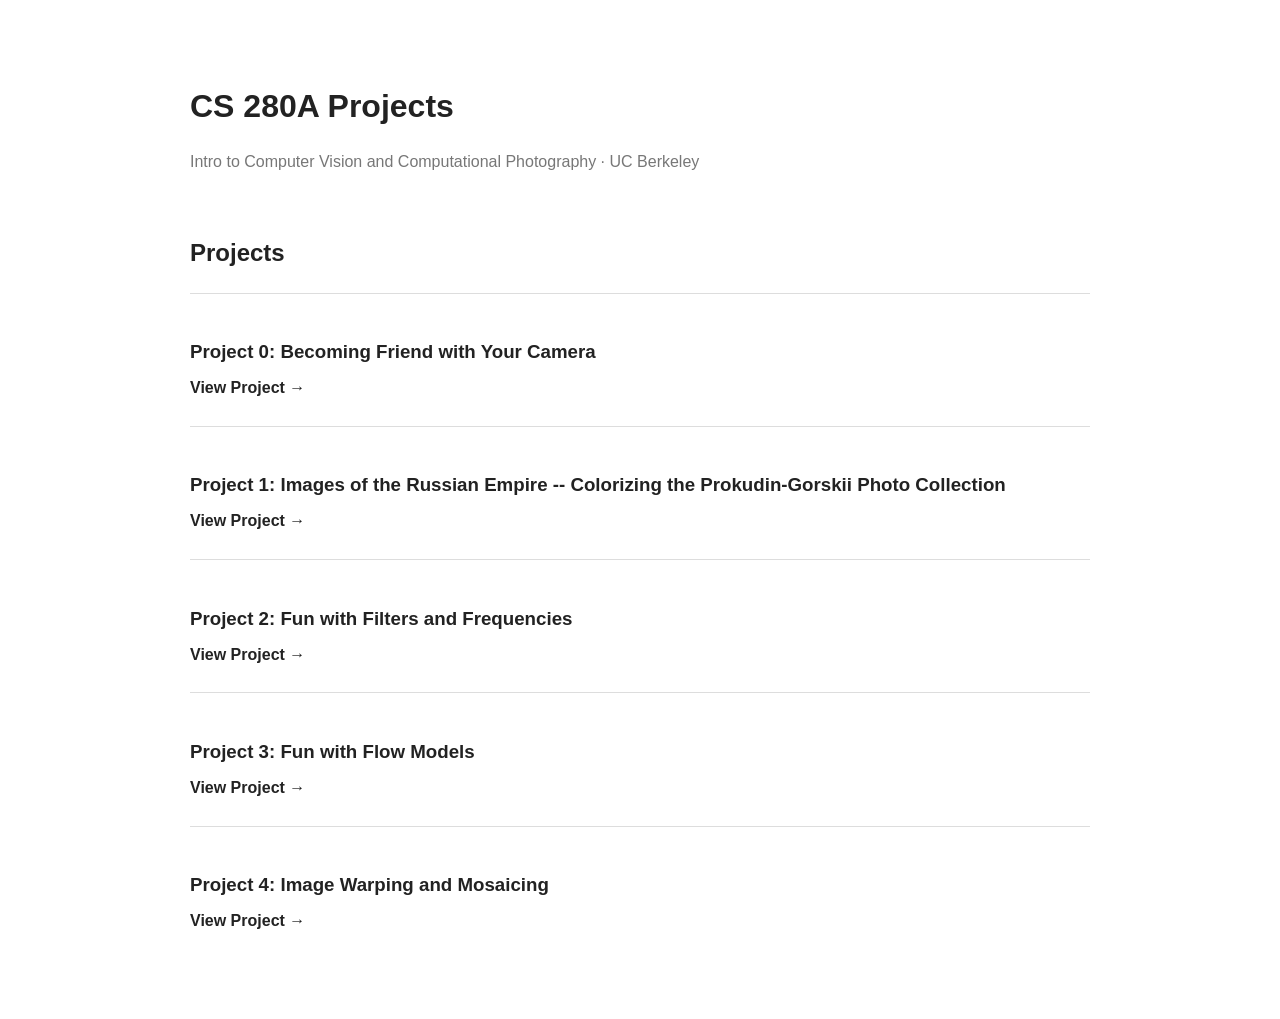
<file: index.html>
<!DOCTYPE html>
<html lang="en">
<head>
    <meta charset="UTF-8">
    <meta name="viewport" content="width=device-width, initial-scale=1.0">
    <title>CS 280A Projects</title>
    <link rel="stylesheet" href="style.css">
</head>

<body>

    <header>
        <h1>CS 280A Projects</h1>
        <p>Intro to Computer Vision and Computational Photography · UC Berkeley</p>
    </header>

    <main>
        <section>
            <h2>Projects</h2>

            <div class="project">
                <h3>Project 0: Becoming Friend with Your Camera</h3>
                <a href="cs280a/0/index.html">View Project →</a>
            </div>

            <div class="project">
                <h3>Project 1: Images of the Russian Empire -- Colorizing the Prokudin-Gorskii Photo Collection</h3>
                <a href="/1/index.html">View Project →</a>
            </div>

            <div class="project">
                <h3>Project 2: Fun with Filters and Frequencies</h3>
                <a href="/2/index.html">View Project →</a>
            </div>

            
            <div class="project">
                <h3>Project 3: Fun with Flow Models</h3>
                <a href="/3/index.html">View Project →</a>
            </div>

                        
            <div class="project">
                <h3>Project 4: Image Warping and Mosaicing</h3>
                <a href="/4/index.html">View Project →</a>
            </div>

        </section>
    </main>

</body>
</html>
</file>
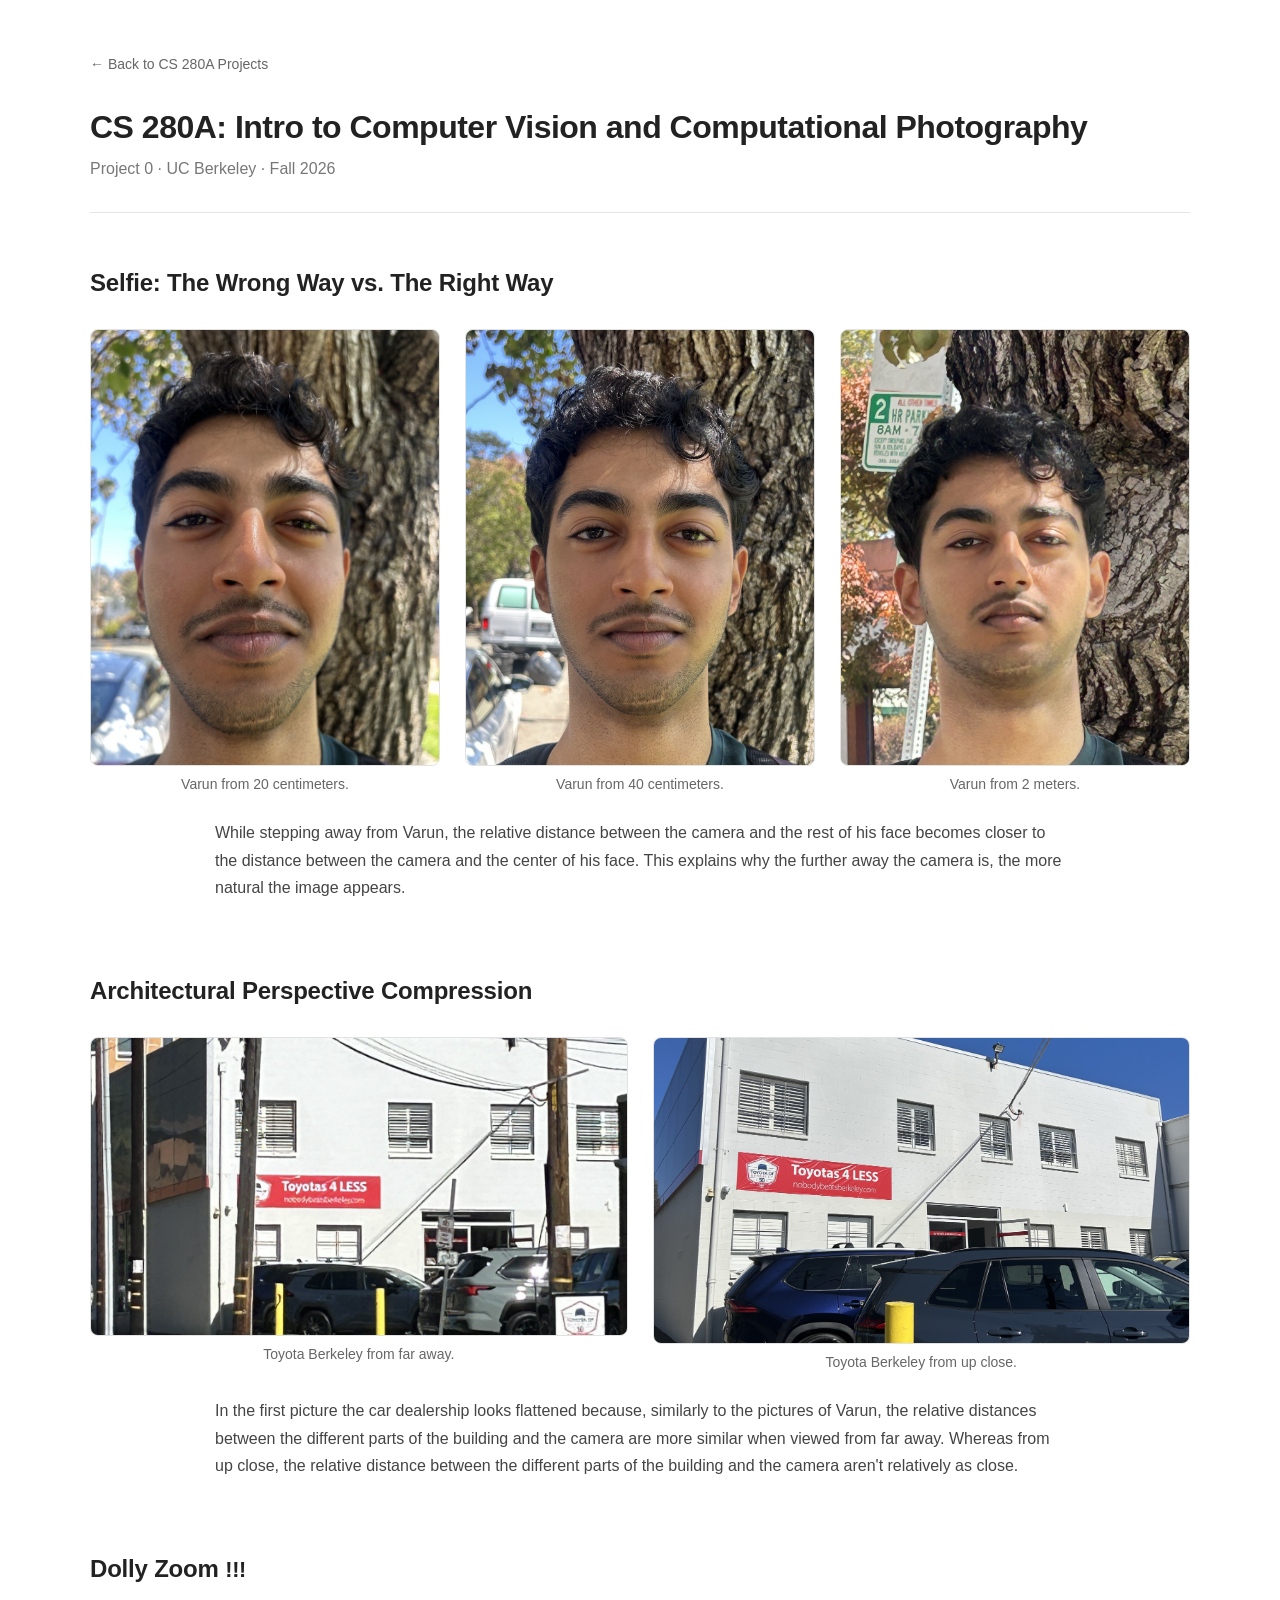
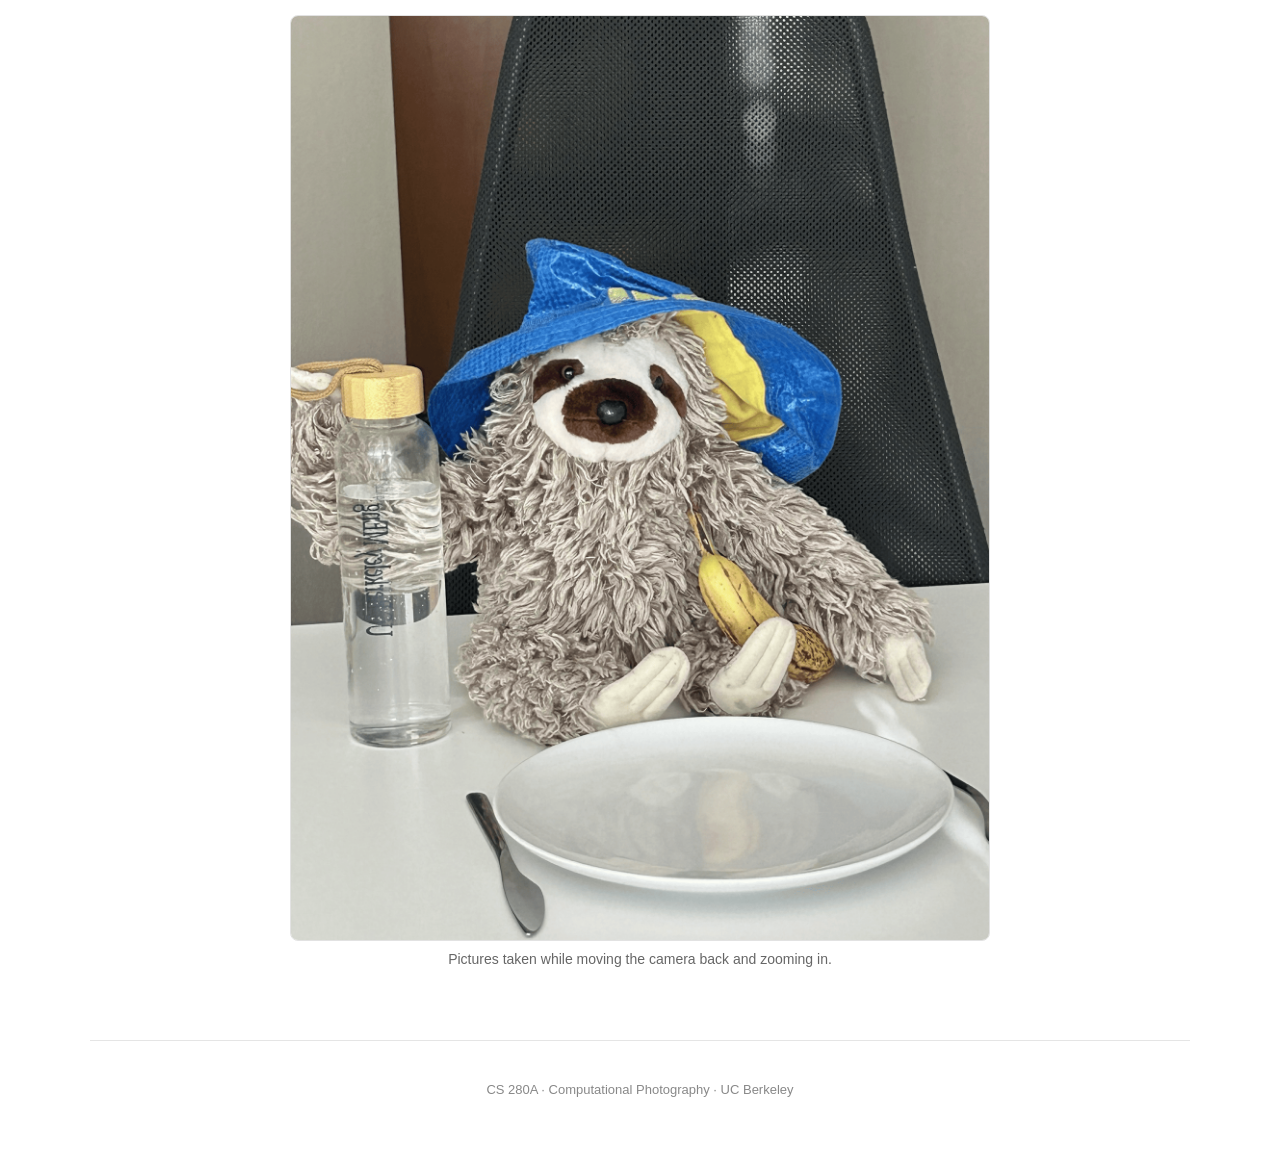
<file: cs280a/0/index.html>
<!DOCTYPE html>
<html lang="en">
<head>
    <meta charset="UTF-8">
    <meta name="viewport" content="width=device-width, initial-scale=1.0">

    <title>CS 280A - Project 0</title>

    <link rel="stylesheet" href="style.css">
</head>

<body>

    <a href="../../index.html" class="back-button">← Back to CS 280A Projects</a>

    <header>
        <h1>CS 280A: Intro to Computer Vision and Computational Photography</h1>
        <p>Project 0 · UC Berkeley · Fall 2026</p>
    </header>

    <main>

        <section>
            <h2>Selfie: The Wrong Way vs. The Right Way</h2>

            <div class="image-row three-images">

                <div class="image-container">
                    <img src="images/Varun/IMG_1673.jpeg" alt="Varun photographed from 20 centimeters">
                    <p class="caption">Varun from 20 centimeters.</p>
                </div>

                <div class="image-container">
                    <img src="images/Varun/IMG_1674.jpeg" alt="Varun photographed from 40 centimeters">
                    <p class="caption">Varun from 40 centimeters.</p>
                </div>

                <div class="image-container">
                    <img src="images/Varun/IMG_1679.jpeg" alt="Varun photographed from 2 meters">
                    <p class="caption">Varun from 2 meters.</p>
                </div>

            </div>

            <p class="description">
                While stepping away from Varun,
                 the relative distance between the camera and the rest
                of his face becomes closer to the distance between the camera and the center
                of his face. This explains why the further away the camera is, the more natural
                the image appears.
            </p>

        </section>


        <section>
            <h2>Architectural Perspective Compression</h2>

            <div class="image-row two-images">

                <div class="image-container">
                    <img src="images/toyota.jpeg" alt="Toyota Berkeley photographed from far away">
                    <p class="caption">Toyota Berkeley from far away.</p>
                </div>

                <div class="image-container">
                    <img src="images/toyota_zoom.jpeg" alt="Toyota Berkeley photographed up close">
                    <p class="caption">Toyota Berkeley from up close.</p>
                </div>

            </div>

            <p class="description">
                In the first picture the car dealership looks flattened because, similarly to the pictures of Varun, 
                the relative distances between the different parts of the building and the camera are more similar when viewed from far away. 
                Whereas from up close, the relative distance between the different parts of the building and the camera aren't relatively as close.
            
             
            </p>

        </section>


        <section>
            <h2>Dolly Zoom <span>!!!</span></h2>

            <div class="single-image">
                <img class="gif" src="images/dolly_zoom.gif" alt="Dolly zoom animation">
                <p class="caption">Pictures taken while moving the camera back and zooming in.</p>
            </div>

        </section>

    </main>

    <footer>
        <p>CS 280A · Computational Photography · UC Berkeley</p>
    </footer>

</body>
</html>
</file>
<file: style.css>
body {
    max-width: 900px;
    margin: 0 auto;
    padding: 60px 30px;
    font-family: Arial, sans-serif;
    color: #222;
    line-height: 1.6;
}

header {
    margin-bottom: 60px;
}

h1 {
    margin-bottom: 5px;
}

header p {
    color: #777;
}

.project {
    padding: 25px 0;
    border-top: 1px solid #ddd;
}

.project h3 {
    margin-bottom: 8px;
}

.project p {
    color: #555;
}

a {
    color: #222;
    font-weight: 600;
    text-decoration: none;
}

a:hover {
    text-decoration: underline;
}
</file>
<file: cs280a/0/style.css>
body {
    max-width: 1100px;
    margin: 0 auto;
    padding: 50px 30px;

    font-family: -apple-system, BlinkMacSystemFont, "Segoe UI", Arial, sans-serif;
    color: #222;
    background: #ffffff;

    line-height: 1.7;
}

header {
    padding-bottom: 30px;
    margin-bottom: 50px;
    border-bottom: 1px solid #e5e5e5;
}

header h1 {
    margin: 0 0 8px 0;

    font-size: 32px;
    line-height: 1.25;
    font-weight: 650;
    letter-spacing: -0.5px;
}

header p {
    margin: 0;

    font-size: 16px;
    color: #777;
}


/* ---------- Sections ---------- */

section {
    margin-bottom: 70px;
}

h2 {
    margin: 0 0 25px 0;

    font-size: 24px;
    font-weight: 600;
    letter-spacing: -0.2px;
}

h2 span {
    font-size: 0.9em;
}

.image-row {
    display: grid;
    gap: 25px;
    margin-bottom: 25px;
}

.three-images {
    grid-template-columns: repeat(3, 1fr);
}

.two-images {
    grid-template-columns: repeat(2, 1fr);
}

.back-button {
    display: inline-block;
    margin-bottom: 30px;
    color: #666;
    text-decoration: none;
    font-size: 14px;
}

.back-button:hover {
    color: #222;
    text-decoration: underline;
}

.image-container {
    text-align: center;
}

.image-container img,
.gif {
    display: block;
    width: 100%;
    height: auto;

    border-radius: 8px;
    border: 1px solid #e2e2e2;

    box-sizing: border-box;
}


/* ---------- Captions ---------- */

.caption {
    margin: 9px 0 0 0;

    font-size: 14px;
    line-height: 1.4;
    color: #666;
}


/* ---------- Descriptions ---------- */

.description {
    max-width: 850px;
    margin: 25px auto 0 auto;

    font-size: 16px;
    color: #444;
}


/* ---------- GIF ---------- */

.single-image {
    max-width: 700px;
    margin: 0 auto;
}

.single-image .caption {
    text-align: center;
}


/* ---------- Footer ---------- */

footer {
    padding-top: 25px;
    border-top: 1px solid #e5e5e5;

    text-align: center;
    font-size: 13px;
    color: #888;
}


/* ---------- Mobile ---------- */

@media (max-width: 700px) {

    body {
        padding: 30px 20px;
    }

    header h1 {
        font-size: 26px;
    }

    .three-images,
    .two-images {
        grid-template-columns: 1fr;
    }

    section {
        margin-bottom: 50px;
    }
}
</file>
